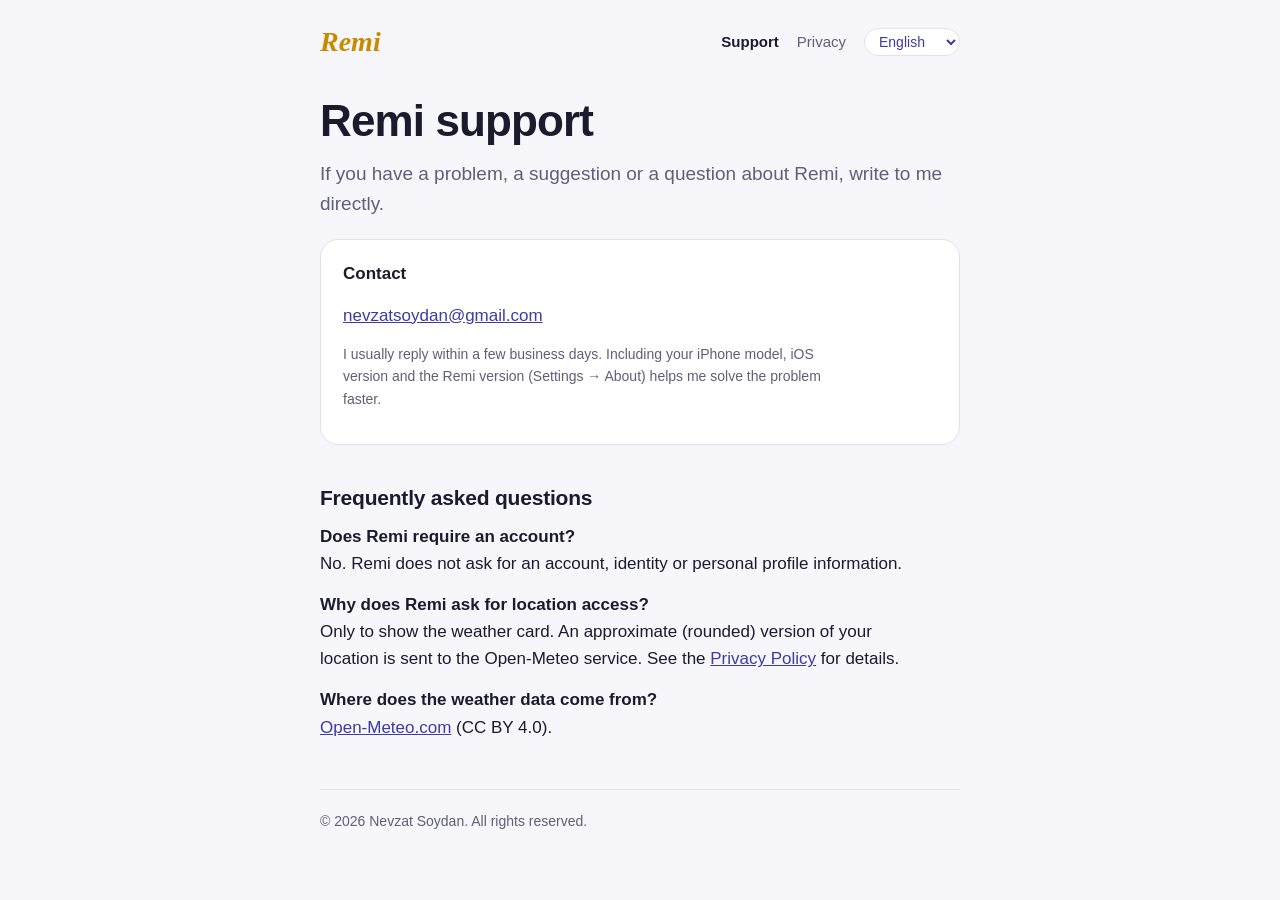
<file: index.html>
<!doctype html>
<html lang="tr">
<head>
<meta charset="utf-8">
<meta name="viewport" content="width=device-width, initial-scale=1, viewport-fit=cover">
<title>Remi</title>
<meta name="description" content="Remi — Destek / Support / Assistance / Soporte">
<style>
:root{--bg:#f6f6fb;--card:#fff;--ink:#1c1b2e;--mute:#605f78;--line:#e2e1ee;--accent:#3d3ba5;--gold:#c98a00;color-scheme:light dark}
@media (prefers-color-scheme:dark){:root{--bg:#121220;--card:#1d1d31;--ink:#f2f1fb;--mute:#a9a8c4;--line:#2f2f4b;--accent:#a9a8ff;--gold:#f5b82e}}
*{box-sizing:border-box}
html{-webkit-text-size-adjust:100%}
body{margin:0;background:var(--bg);color:var(--ink);font:17px/1.6 -apple-system,BlinkMacSystemFont,"SF Pro Text","Helvetica Neue",Arial,sans-serif;padding:env(safe-area-inset-top) env(safe-area-inset-right) env(safe-area-inset-bottom) env(safe-area-inset-left)}
.wrap{max-width:680px;margin:0 auto;padding:28px 20px 56px}
nav{display:flex;flex-wrap:wrap;justify-content:space-between;align-items:center;gap:12px;margin-bottom:40px}
nav a.brand{font:italic 600 28px/1 Georgia,"New York",serif;color:var(--gold);text-decoration:none}
.links{display:flex;flex-wrap:wrap;gap:8px 18px;align-items:center;font-size:15px}
.links a{color:var(--mute);text-decoration:none}
.links a[aria-current]{color:var(--ink);font-weight:600}
h1,h2,p{overflow-wrap:break-word;hyphens:auto}
h1{font-size:clamp(28px,7vw,44px);line-height:1.15;letter-spacing:-.02em;margin:0 0 12px}
h2{font-size:21px;margin:36px 0 8px;letter-spacing:-.01em}
p{margin:0 0 14px;max-width:62ch}
.lead{font-size:19px;color:var(--mute)}
.card{background:var(--card);border:1px solid var(--line);border-radius:18px;padding:20px 22px;margin:20px 0}
a{color:var(--accent)}
a:focus-visible,button:focus-visible{outline:3px solid var(--accent);outline-offset:3px;border-radius:6px}
.meta{color:var(--mute);font-size:14px}
footer{margin-top:48px;padding-top:20px;border-top:1px solid var(--line);color:var(--mute);font-size:14px}
select.lang{font:inherit;font-size:14px;color:var(--accent);background:var(--card);border:1px solid var(--line);border-radius:999px;padding:4px 10px;cursor:pointer}
.wrap [lang]{display:none}
html[lang=tr] .wrap [lang=tr],html[lang=en] .wrap [lang=en],html[lang=de] .wrap [lang=de],html[lang=fr] .wrap [lang=fr],html[lang=es] .wrap [lang=es]{display:revert}
</style>
</head>
<body>
<div class="wrap">
<nav>
  <a class="brand" href="index.html">Remi</a>
  <div class="links">
    <a href="index.html" aria-current="page"><span data-i="support">Destek</span></a>
    <a href="privacy.html"><span data-i="privacy">Gizlilik</span></a>
    <select class="lang" id="lang" aria-label="Language / Dil">
      <option value="tr">Türkçe</option><option value="en">English</option><option value="de">Deutsch</option><option value="fr">Français</option><option value="es">Español</option>
    </select>
  </div>
</nav>

<main>

<div lang="tr">
  <h1>Remi desteği</h1>
  <p class="lead">Remi ile ilgili bir sorun, öneri ya da sorunuz varsa bana doğrudan yazabilirsiniz.</p>
  <div class="card">
    <p><strong>İletişim</strong></p>
    <p><a href="mailto:nevzatsoydan@gmail.com">nevzatsoydan@gmail.com</a></p>
    <p class="meta">Mesajınıza genellikle birkaç iş günü içinde yanıt veririm. Yazarken iPhone modelinizi, iOS sürümünüzü ve Remi’nin sürümünü (Ayarlar → Hakkında) belirtirseniz sorunu daha hızlı çözebilirim.</p>
  </div>
  <h2>Sık sorulanlar</h2>
  <p><strong>Remi hesap ister mi?</strong><br>Hayır. Remi hesap, kimlik ya da kişisel profil bilgisi istemez.</p>
  <p><strong>Neden konum izni isteniyor?</strong><br>Yalnızca hava durumu kartını göstermek için. Konumunuzun yaklaşık (yuvarlanmış) hali Open-Meteo hizmetine gönderilir. Ayrıntılar için <a href="privacy.html">Gizlilik Politikası</a>’na bakın.</p>
  <p><strong>Hava durumu verisi nereden geliyor?</strong><br><a href="https://open-meteo.com/">Open-Meteo.com</a> (CC BY 4.0).</p>
</div>

<div lang="en">
  <h1>Remi support</h1>
  <p class="lead">If you have a problem, a suggestion or a question about Remi, write to me directly.</p>
  <div class="card">
    <p><strong>Contact</strong></p>
    <p><a href="mailto:nevzatsoydan@gmail.com">nevzatsoydan@gmail.com</a></p>
    <p class="meta">I usually reply within a few business days. Including your iPhone model, iOS version and the Remi version (Settings → About) helps me solve the problem faster.</p>
  </div>
  <h2>Frequently asked questions</h2>
  <p><strong>Does Remi require an account?</strong><br>No. Remi does not ask for an account, identity or personal profile information.</p>
  <p><strong>Why does Remi ask for location access?</strong><br>Only to show the weather card. An approximate (rounded) version of your location is sent to the Open-Meteo service. See the <a href="privacy.html">Privacy Policy</a> for details.</p>
  <p><strong>Where does the weather data come from?</strong><br><a href="https://open-meteo.com/">Open-Meteo.com</a> (CC BY 4.0).</p>
</div>

<div lang="de">
  <h1>Remi-Support</h1>
  <p class="lead">Wenn Sie ein Problem, einen Vorschlag oder eine Frage zu Remi haben, schreiben Sie mir direkt.</p>
  <div class="card">
    <p><strong>Kontakt</strong></p>
    <p><a href="mailto:nevzatsoydan@gmail.com">nevzatsoydan@gmail.com</a></p>
    <p class="meta">Ich antworte in der Regel innerhalb weniger Werktage. Wenn Sie Ihr iPhone-Modell, die iOS-Version und die Remi-Version (in Remi unter Einstellungen → Info) angeben, kann ich das Problem schneller lösen.</p>
  </div>
  <h2>Häufige Fragen</h2>
  <p><strong>Verlangt Remi ein Konto?</strong><br>Nein. Remi verlangt weder ein Konto noch Identitäts- oder persönliche Profildaten.</p>
  <p><strong>Warum fragt Remi nach dem Standort?</strong><br>Nur um die Wetterkarte anzuzeigen. Eine ungefähre (gerundete) Version Ihres Standorts wird an den Dienst Open-Meteo gesendet. Details finden Sie in der <a href="privacy.html">Datenschutzerklärung</a>.</p>
  <p><strong>Woher stammen die Wetterdaten?</strong><br><a href="https://open-meteo.com/">Open-Meteo.com</a> (CC BY 4.0).</p>
</div>

<div lang="fr">
  <h1>Assistance Remi</h1>
  <p class="lead">Si vous rencontrez un problème, ou avez une suggestion ou une question à propos de Remi, écrivez-moi directement.</p>
  <div class="card">
    <p><strong>Contact</strong></p>
    <p><a href="mailto:nevzatsoydan@gmail.com">nevzatsoydan@gmail.com</a></p>
    <p class="meta">Je réponds en général sous quelques jours ouvrés. Si vous indiquez votre modèle d’iPhone, votre version d’iOS et la version de Remi (dans Remi : Réglages → À propos), je pourrai résoudre le problème plus vite.</p>
  </div>
  <h2>Questions fréquentes</h2>
  <p><strong>Remi demande-t-il un compte ?</strong><br>Non. Remi ne demande ni compte, ni identité, ni informations de profil personnel.</p>
  <p><strong>Pourquoi Remi demande-t-il l’accès à la position ?</strong><br>Uniquement pour afficher la carte météo. Une version approximative (arrondie) de votre position est envoyée au service Open-Meteo. Pour plus de détails, consultez la <a href="privacy.html">politique de confidentialité</a>.</p>
  <p><strong>D’où viennent les données météo ?</strong><br><a href="https://open-meteo.com/">Open-Meteo.com</a> (CC BY 4.0).</p>
</div>

<div lang="es">
  <h1>Soporte de Remi</h1>
  <p class="lead">Si tienes un problema, una sugerencia o una pregunta sobre Remi, escríbeme directamente.</p>
  <div class="card">
    <p><strong>Contacto</strong></p>
    <p><a href="mailto:nevzatsoydan@gmail.com">nevzatsoydan@gmail.com</a></p>
    <p class="meta">Suelo responder en unos pocos días laborables. Si indicas el modelo de tu iPhone, la versión de iOS y la versión de Remi (en Remi: Ajustes → Acerca de), podré resolver el problema más rápido.</p>
  </div>
  <h2>Preguntas frecuentes</h2>
  <p><strong>¿Remi pide una cuenta?</strong><br>No. Remi no pide cuenta, identidad ni información de perfil personal.</p>
  <p><strong>¿Por qué Remi pide acceso a la ubicación?</strong><br>Solo para mostrar la tarjeta del tiempo. Una versión aproximada (redondeada) de tu ubicación se envía al servicio Open-Meteo. Consulta la <a href="privacy.html">Política de privacidad</a> para más detalles.</p>
  <p><strong>¿De dónde vienen los datos meteorológicos?</strong><br><a href="https://open-meteo.com/">Open-Meteo.com</a> (CC BY 4.0).</p>
</div>
</main>

<footer>© 2026 Nevzat Soydan. <span data-i="rights">Tüm hakları saklıdır.</span></footer>
</div>
<script>
(function(){
var d=document.documentElement,sel=document.getElementById('lang');
var T={
tr:{support:'Destek',privacy:'Gizlilik',rights:'Tüm hakları saklıdır.'},
en:{support:'Support',privacy:'Privacy',rights:'All rights reserved.'},
de:{support:'Support',privacy:'Datenschutz',rights:'Alle Rechte vorbehalten.'},
fr:{support:'Assistance',privacy:'Confidentialité',rights:'Tous droits réservés.'},
es:{support:'Soporte',privacy:'Privacidad',rights:'Todos los derechos reservados.'}};
function set(l){d.lang=l;sel.value=l;var t=T[l];
document.querySelectorAll('[data-i]').forEach(function(e){e.textContent=t[e.getAttribute('data-i')]})}
var n=(navigator.language||'en').slice(0,2).toLowerCase();
set(Object.prototype.hasOwnProperty.call(T,n)?n:'en');
sel.addEventListener('change',function(){set(sel.value)});
})();
</script>
</body>
</html>
</file>
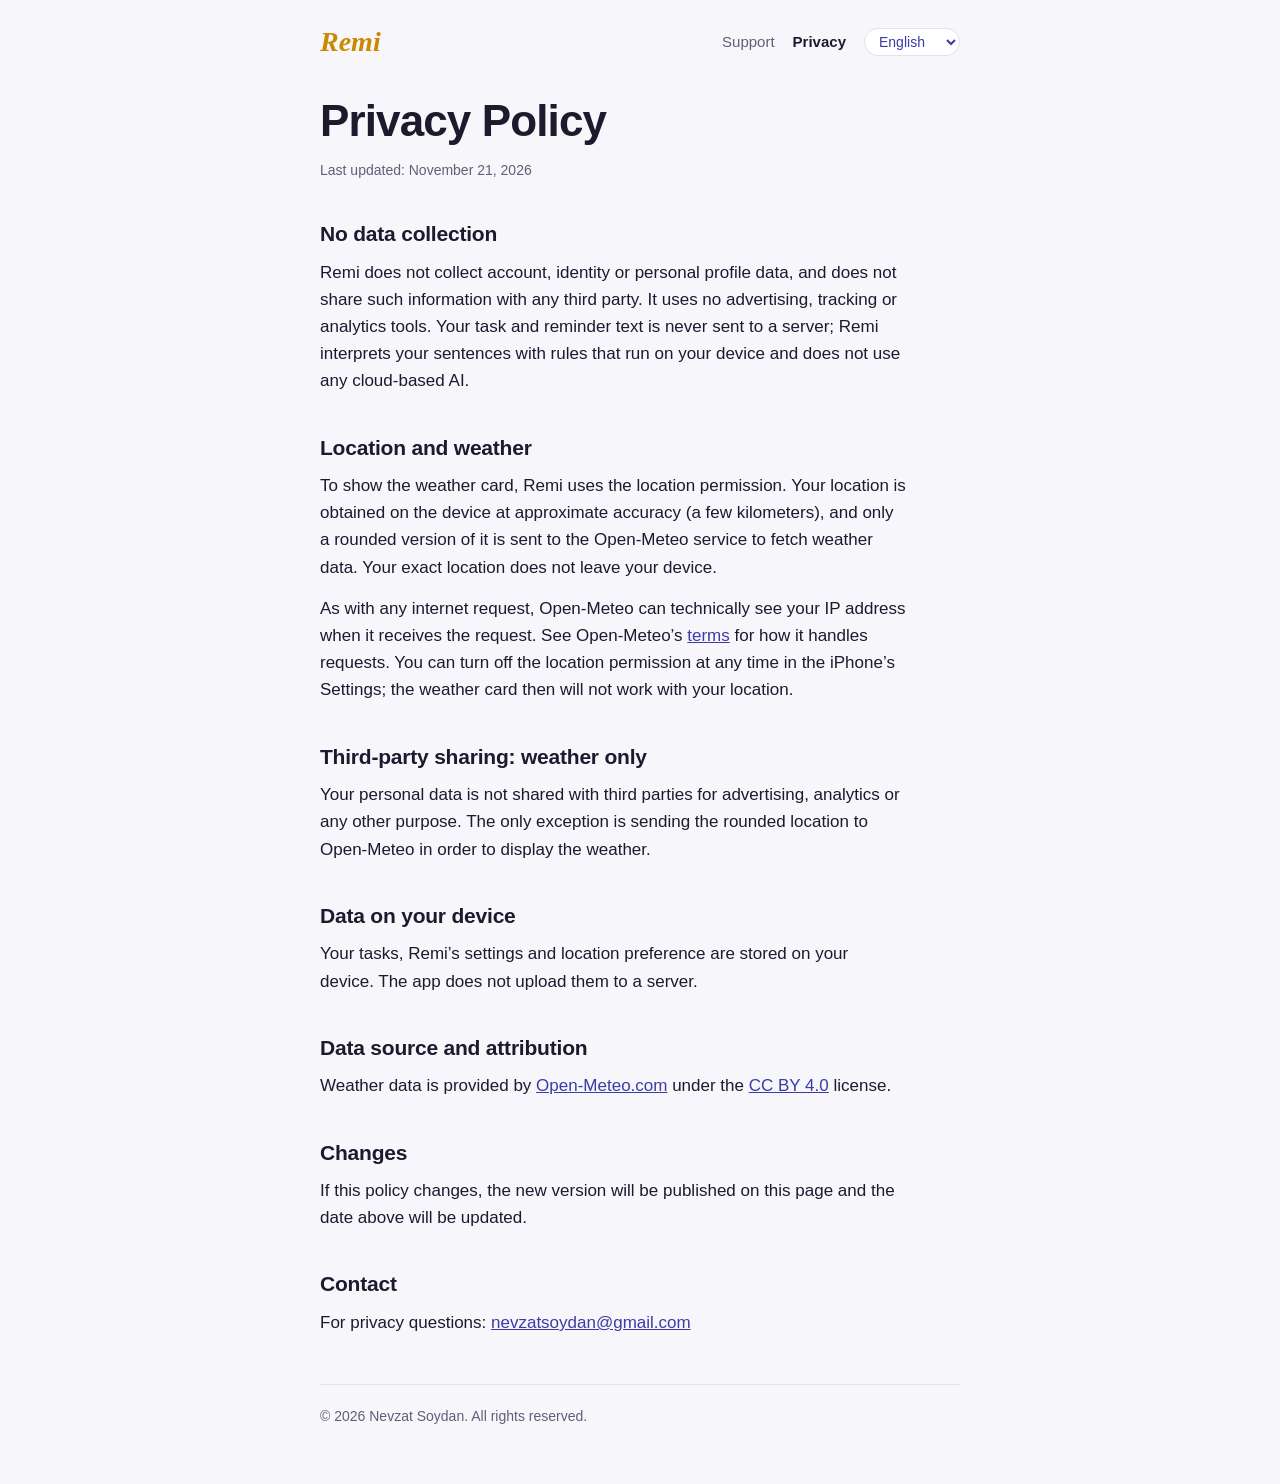
<file: privacy.html>
<!doctype html>
<html lang="tr">
<head>
<meta charset="utf-8">
<meta name="viewport" content="width=device-width, initial-scale=1, viewport-fit=cover">
<title>Remi — Gizlilik / Privacy / Datenschutz / Confidentialité / Privacidad</title>
<meta name="description" content="Remi — Gizlilik Politikası / Privacy Policy">
<style>
:root{--bg:#f6f6fb;--card:#fff;--ink:#1c1b2e;--mute:#605f78;--line:#e2e1ee;--accent:#3d3ba5;--gold:#c98a00;color-scheme:light dark}
@media (prefers-color-scheme:dark){:root{--bg:#121220;--card:#1d1d31;--ink:#f2f1fb;--mute:#a9a8c4;--line:#2f2f4b;--accent:#a9a8ff;--gold:#f5b82e}}
*{box-sizing:border-box}
html{-webkit-text-size-adjust:100%}
body{margin:0;background:var(--bg);color:var(--ink);font:17px/1.6 -apple-system,BlinkMacSystemFont,"SF Pro Text","Helvetica Neue",Arial,sans-serif;padding:env(safe-area-inset-top) env(safe-area-inset-right) env(safe-area-inset-bottom) env(safe-area-inset-left)}
.wrap{max-width:680px;margin:0 auto;padding:28px 20px 56px}
nav{display:flex;flex-wrap:wrap;justify-content:space-between;align-items:center;gap:12px;margin-bottom:40px}
nav a.brand{font:italic 600 28px/1 Georgia,"New York",serif;color:var(--gold);text-decoration:none}
.links{display:flex;flex-wrap:wrap;gap:8px 18px;align-items:center;font-size:15px}
.links a{color:var(--mute);text-decoration:none}
.links a[aria-current]{color:var(--ink);font-weight:600}
h1,h2,p{overflow-wrap:break-word;hyphens:auto}
h1{font-size:clamp(28px,7vw,44px);line-height:1.15;letter-spacing:-.02em;margin:0 0 12px}
h2{font-size:21px;margin:36px 0 8px;letter-spacing:-.01em}
p{margin:0 0 14px;max-width:62ch}
.lead{font-size:19px;color:var(--mute)}
.card{background:var(--card);border:1px solid var(--line);border-radius:18px;padding:20px 22px;margin:20px 0}
a{color:var(--accent)}
a:focus-visible,button:focus-visible{outline:3px solid var(--accent);outline-offset:3px;border-radius:6px}
.meta{color:var(--mute);font-size:14px}
footer{margin-top:48px;padding-top:20px;border-top:1px solid var(--line);color:var(--mute);font-size:14px}
select.lang{font:inherit;font-size:14px;color:var(--accent);background:var(--card);border:1px solid var(--line);border-radius:999px;padding:4px 10px;cursor:pointer}
.wrap [lang]{display:none}
html[lang=tr] .wrap [lang=tr],html[lang=en] .wrap [lang=en],html[lang=de] .wrap [lang=de],html[lang=fr] .wrap [lang=fr],html[lang=es] .wrap [lang=es]{display:revert}
</style>
</head>
<body>
<div class="wrap">
<nav>
  <a class="brand" href="index.html">Remi</a>
  <div class="links">
    <a href="index.html"><span data-i="support">Destek</span></a>
    <a href="privacy.html" aria-current="page"><span data-i="privacy">Gizlilik</span></a>
    <select class="lang" id="lang" aria-label="Language / Dil">
      <option value="tr">Türkçe</option><option value="en">English</option><option value="de">Deutsch</option><option value="fr">Français</option><option value="es">Español</option>
    </select>
  </div>
</nav>

<main>
<div lang="tr">
  <h1>Gizlilik Politikası</h1>
  <p class="meta">Son güncelleme: 21 Kasım 2026</p>

  <h2>Veri toplama yok</h2>
  <p>Remi hesap, kimlik ya da kişisel profil verisi toplamaz ve bu tür bilgileri herhangi bir üçüncü tarafla paylaşmaz. Reklam, izleme ya da analiz amaçlı bir araç kullanmaz. Görev ve hatırlatıcı metinleriniz hiçbir sunucuya gönderilmez; Remi cümlelerinizi cihazınızda çalışan kurallarla çözümler, bulut tabanlı bir yapay zekâ kullanmaz.</p>

  <h2>Konum ve hava durumu</h2>
  <p>Hava durumu kartını göstermek için Remi konum iznini kullanır. Konumunuz cihazda yaklaşık hassasiyetle (yaklaşık birkaç kilometre) alınır ve yalnızca yuvarlanmış hali hava durumu verisini almak için Open-Meteo hizmetine gönderilir. Tam konumunuz cihazınızdan çıkmaz.</p>
  <p>Her internet isteğinde olduğu gibi, Open-Meteo isteği alırken teknik olarak IP adresinizi görebilir. Open-Meteo’nun kendi uygulamaları için <a href="https://open-meteo.com/en/terms">koşullarına</a> bakabilirsiniz. Konum iznini istediğiniz zaman iPhone’un Ayarlar bölümünden kapatabilirsiniz; bu durumda hava durumu kartı konumunuzla çalışmaz.</p>

  <h2>Üçüncü taraf paylaşımı: yalnızca hava durumu</h2>
  <p>Kişisel verileriniz reklam, analiz ya da başka amaçlarla üçüncü taraflarla paylaşılmaz. Tek istisna, hava durumunu göstermek için yuvarlanmış konumun Open-Meteo’ya gönderilmesidir.</p>

  <h2>Cihazdaki veriler</h2>
  <p>Görevleriniz, Remi’nin ayarları ve konum tercihi cihazınızda saklanır. Uygulama bunları bir sunucuya yüklemez.</p>

  <h2>Veri kaynağı ve atıf</h2>
  <p>Hava durumu verisi <a href="https://open-meteo.com/">Open-Meteo.com</a> tarafından <a href="https://creativecommons.org/licenses/by/4.0/">CC BY 4.0</a> lisansıyla sağlanır.</p>

  <h2>Değişiklikler</h2>
  <p>Bu politika güncellenirse yeni hali bu sayfada yayımlanır ve yukarıdaki tarih değişir.</p>

  <h2>İletişim</h2>
  <p>Gizlilikle ilgili sorularınız için: <a href="mailto:nevzatsoydan@gmail.com">nevzatsoydan@gmail.com</a></p>
</div>

<div lang="en">
  <h1>Privacy Policy</h1>
  <p class="meta">Last updated: November 21, 2026</p>

  <h2>No data collection</h2>
  <p>Remi does not collect account, identity or personal profile data, and does not share such information with any third party. It uses no advertising, tracking or analytics tools. Your task and reminder text is never sent to a server; Remi interprets your sentences with rules that run on your device and does not use any cloud-based AI.</p>

  <h2>Location and weather</h2>
  <p>To show the weather card, Remi uses the location permission. Your location is obtained on the device at approximate accuracy (a few kilometers), and only a rounded version of it is sent to the Open-Meteo service to fetch weather data. Your exact location does not leave your device.</p>
  <p>As with any internet request, Open-Meteo can technically see your IP address when it receives the request. See Open-Meteo’s <a href="https://open-meteo.com/en/terms">terms</a> for how it handles requests. You can turn off the location permission at any time in the iPhone’s Settings; the weather card then will not work with your location.</p>

  <h2>Third-party sharing: weather only</h2>
  <p>Your personal data is not shared with third parties for advertising, analytics or any other purpose. The only exception is sending the rounded location to Open-Meteo in order to display the weather.</p>

  <h2>Data on your device</h2>
  <p>Your tasks, Remi’s settings and location preference are stored on your device. The app does not upload them to a server.</p>

  <h2>Data source and attribution</h2>
  <p>Weather data is provided by <a href="https://open-meteo.com/">Open-Meteo.com</a> under the <a href="https://creativecommons.org/licenses/by/4.0/">CC BY 4.0</a> license.</p>

  <h2>Changes</h2>
  <p>If this policy changes, the new version will be published on this page and the date above will be updated.</p>

  <h2>Contact</h2>
  <p>For privacy questions: <a href="mailto:nevzatsoydan@gmail.com">nevzatsoydan@gmail.com</a></p>
</div>

<div lang="de">
  <h1>Datenschutzerklärung</h1>
  <p class="meta">Zuletzt aktualisiert: 21. November 2026</p>

  <h2>Keine Datenerhebung</h2>
  <p>Remi erhebt keine Konto-, Identitäts- oder persönlichen Profildaten und gibt solche Informationen nicht an Dritte weiter. Remi verwendet keine Werbe-, Tracking- oder Analysewerkzeuge. Ihre Aufgaben- und Erinnerungstexte werden an keinen Server gesendet; Remi verarbeitet Ihre Sätze mit Regeln, die auf Ihrem Gerät laufen, und nutzt keine cloudbasierte KI.</p>

  <h2>Standort und Wetter</h2>
  <p>Um die Wetterkarte anzuzeigen, nutzt Remi die Standortfreigabe. Ihr Standort wird auf dem Gerät mit ungefährer Genauigkeit (einige Kilometer) ermittelt, und nur eine gerundete Version davon wird an den Dienst Open-Meteo gesendet, um Wetterdaten abzurufen. Ihr genauer Standort verlässt Ihr Gerät nicht.</p>
  <p>Wie bei jeder Internetanfrage kann Open-Meteo beim Empfang der Anfrage technisch Ihre IP-Adresse sehen. Wie Open-Meteo Anfragen behandelt, steht in den <a href="https://open-meteo.com/en/terms">Nutzungsbedingungen</a> von Open-Meteo. Sie können die Standortfreigabe jederzeit in den iPhone-Einstellungen deaktivieren; die Wetterkarte funktioniert dann nicht mit Ihrem Standort.</p>

  <h2>Weitergabe an Dritte: nur Wetter</h2>
  <p>Ihre personenbezogenen Daten werden weder für Werbung noch für Analysen oder andere Zwecke an Dritte weitergegeben. Einzige Ausnahme: Zur Anzeige des Wetters wird der gerundete Standort an Open-Meteo gesendet.</p>

  <h2>Daten auf dem Gerät</h2>
  <p>Ihre Aufgaben, die Einstellungen von Remi und die Standortpräferenz werden auf Ihrem Gerät gespeichert. Die App lädt sie nicht auf einen Server hoch.</p>

  <h2>Datenquelle und Quellenangabe</h2>
  <p>Die Wetterdaten stammen von <a href="https://open-meteo.com/">Open-Meteo.com</a> und stehen unter der Lizenz <a href="https://creativecommons.org/licenses/by/4.0/">CC BY 4.0</a>.</p>

  <h2>Änderungen</h2>
  <p>Wenn diese Erklärung geändert wird, veröffentlichen wir die neue Fassung auf dieser Seite und aktualisieren das Datum oben.</p>

  <h2>Kontakt</h2>
  <p>Bei Fragen zum Datenschutz: <a href="mailto:nevzatsoydan@gmail.com">nevzatsoydan@gmail.com</a></p>
</div>

<div lang="fr">
  <h1>Politique de confidentialité</h1>
  <p class="meta">Dernière mise à jour : 21 novembre 2026</p>

  <h2>Aucune collecte de données</h2>
  <p>Remi ne collecte aucune donnée de compte, d’identité ou de profil personnel et ne partage pas de telles informations avec des tiers. Remi n’utilise aucun outil publicitaire, de suivi ou d’analyse. Le texte de vos tâches et rappels n’est envoyé à aucun serveur ; Remi interprète vos phrases avec des règles exécutées sur votre appareil et n’utilise aucune IA dans le cloud.</p>

  <h2>Position et météo</h2>
  <p>Pour afficher la carte météo, Remi utilise l’autorisation de localisation. Votre position est obtenue sur l’appareil avec une précision approximative (quelques kilomètres), et seule une version arrondie est envoyée au service Open-Meteo pour récupérer les données météo. Votre position exacte ne quitte pas votre appareil.</p>
  <p>Comme pour toute requête Internet, Open-Meteo peut techniquement voir votre adresse IP lorsqu’il reçoit la requête. Consultez les <a href="https://open-meteo.com/en/terms">conditions</a> d’Open-Meteo pour savoir comment il traite les requêtes. Vous pouvez désactiver l’autorisation de localisation à tout moment dans les Réglages de l’iPhone ; la carte météo ne fonctionnera alors plus avec votre position.</p>

  <h2>Partage avec des tiers : météo uniquement</h2>
  <p>Vos données personnelles ne sont pas partagées avec des tiers à des fins publicitaires, d’analyse ou autres. La seule exception est l’envoi de la position arrondie à Open-Meteo pour afficher la météo.</p>

  <h2>Données sur l’appareil</h2>
  <p>Vos tâches, les réglages de Remi et la préférence de position sont stockés sur votre appareil. L’application ne les envoie pas vers un serveur.</p>

  <h2>Source des données et attribution</h2>
  <p>Les données météo sont fournies par <a href="https://open-meteo.com/">Open-Meteo.com</a> sous licence <a href="https://creativecommons.org/licenses/by/4.0/">CC BY 4.0</a>.</p>

  <h2>Modifications</h2>
  <p>Si cette politique change, la nouvelle version sera publiée sur cette page et la date ci-dessus sera mise à jour.</p>

  <h2>Contact</h2>
  <p>Pour toute question sur la confidentialité : <a href="mailto:nevzatsoydan@gmail.com">nevzatsoydan@gmail.com</a></p>
</div>

<div lang="es">
  <h1>Política de privacidad</h1>
  <p class="meta">Última actualización: 21 de noviembre de 2026</p>

  <h2>Sin recopilación de datos</h2>
  <p>Remi no recopila datos de cuenta, identidad ni perfil personal, y no comparte este tipo de información con terceros. No utiliza herramientas de publicidad, seguimiento ni análisis. El texto de tus tareas y recordatorios no se envía a ningún servidor; Remi interpreta tus frases con reglas que se ejecutan en tu dispositivo y no usa ninguna IA en la nube.</p>

  <h2>Ubicación y tiempo</h2>
  <p>Para mostrar la tarjeta del tiempo, Remi usa el permiso de ubicación. Tu ubicación se obtiene en el dispositivo con precisión aproximada (unos pocos kilómetros), y solo una versión redondeada se envía al servicio Open-Meteo para obtener los datos meteorológicos. Tu ubicación exacta no sale de tu dispositivo.</p>
  <p>Como en cualquier solicitud de Internet, Open-Meteo puede ver técnicamente tu dirección IP al recibirla. Consulta los <a href="https://open-meteo.com/en/terms">términos</a> de Open-Meteo para saber cómo trata las solicitudes. Puedes desactivar el permiso de ubicación en cualquier momento en los Ajustes del iPhone; entonces la tarjeta del tiempo no funcionará con tu ubicación.</p>

  <h2>Compartir con terceros: solo el tiempo</h2>
  <p>Tus datos personales no se comparten con terceros con fines publicitarios, de análisis ni de ningún otro tipo. La única excepción es el envío de la ubicación redondeada a Open-Meteo para mostrar el tiempo.</p>

  <h2>Datos en el dispositivo</h2>
  <p>Tus tareas, los ajustes de Remi y la preferencia de ubicación se guardan en tu dispositivo. La aplicación no los sube a ningún servidor.</p>

  <h2>Fuente de datos y atribución</h2>
  <p>Los datos meteorológicos los proporciona <a href="https://open-meteo.com/">Open-Meteo.com</a> bajo la licencia <a href="https://creativecommons.org/licenses/by/4.0/">CC BY 4.0</a>.</p>

  <h2>Cambios</h2>
  <p>Si esta política cambia, la nueva versión se publicará en esta página y se actualizará la fecha de arriba.</p>

  <h2>Contacto</h2>
  <p>Para preguntas sobre privacidad: <a href="mailto:nevzatsoydan@gmail.com">nevzatsoydan@gmail.com</a></p>
</div>
</main>

<footer>© 2026 Nevzat Soydan. <span data-i="rights">Tüm hakları saklıdır.</span></footer>
</div>
<script>
(function(){
var d=document.documentElement,sel=document.getElementById('lang');
var T={
tr:{support:'Destek',privacy:'Gizlilik',rights:'Tüm hakları saklıdır.'},
en:{support:'Support',privacy:'Privacy',rights:'All rights reserved.'},
de:{support:'Support',privacy:'Datenschutz',rights:'Alle Rechte vorbehalten.'},
fr:{support:'Assistance',privacy:'Confidentialité',rights:'Tous droits réservés.'},
es:{support:'Soporte',privacy:'Privacidad',rights:'Todos los derechos reservados.'}};
function set(l){d.lang=l;sel.value=l;var t=T[l];
document.querySelectorAll('[data-i]').forEach(function(e){e.textContent=t[e.getAttribute('data-i')]})}
var n=(navigator.language||'en').slice(0,2).toLowerCase();
set(Object.prototype.hasOwnProperty.call(T,n)?n:'en');
sel.addEventListener('change',function(){set(sel.value)});
})();
</script>
</body>
</html>
</file>
